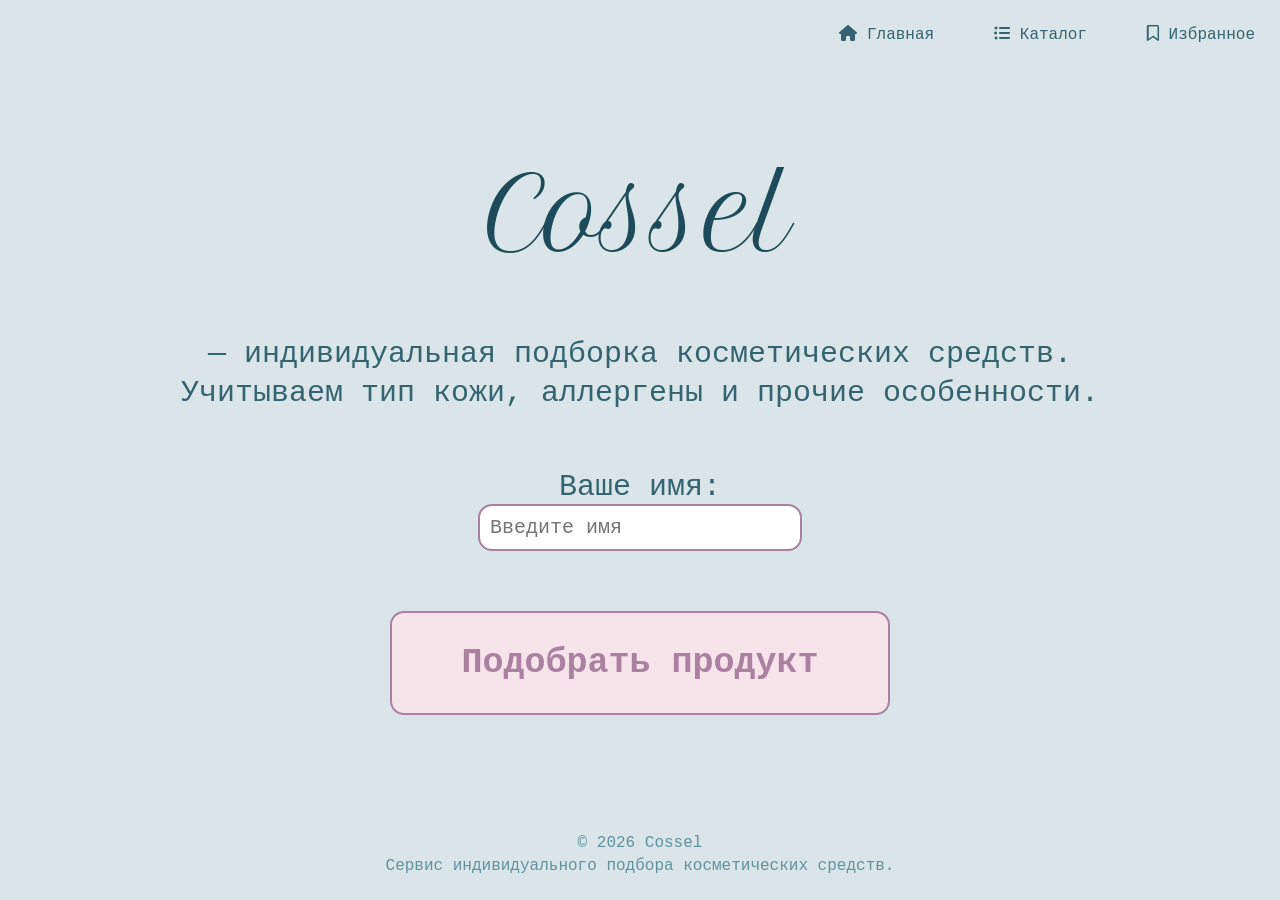
<file: index.html>
<!doctype html>
<html lang="ru">
  <head>
    <meta charset="UTF-8" />
    <meta name="viewport" content="width=device-width, initial-scale=1.0" />
    <title>Cossel</title>
    <link rel="stylesheet" href="css/style.css" />
    <link rel="preconnect" href="https://fonts.googleapis.com">
    <link rel="preconnect" href="https://fonts.gstatic.com" crossorigin>
    <link href="https://fonts.googleapis.com/css2?family=Petit+Formal+Script&display=swap" rel="stylesheet">
    <link rel="stylesheet" href="https://cdnjs.cloudflare.com/ajax/libs/font-awesome/6.5.2/css/all.min.css"
    />
  </head>
  <body>
    <header>
      <nav>
        <a href="index.html"><i class="fa-solid fa-house"></i> Главная</a>
        <a href="pages/catalog.html"><i class="fa-solid fa-list-ul"></i> Каталог</a>
        <a href="pages/favorites.html"><i class="fa-regular fa-bookmark"></i> Избранное</a>
      </nav>
    </header>
    <main>
      <section class="mainpage">
        <h1>Cossel</h1>
        <p class="maintext">— индивидуальная подборка косметических средств.</p>
        <p class="maintext">Учитываем тип кожи, аллергены и прочие особенности.</p>
        <label for="userName">Ваше имя:</label>
        <input type="text" id="userName" placeholder="Введите имя" />
        <form action="pages/quiz.html">
          <button type="submit" class="button-chooseproduct">Подобрать продукт</button>
        </form>
      </section>
    </main>
    <footer>
      <p>© 2026 Cossel</p>
      <p>Сервис индивидуального подбора косметических средств.</p>
    </footer>
    <script src="js/main.js" defer></script>
  </body>
</html>
</file>
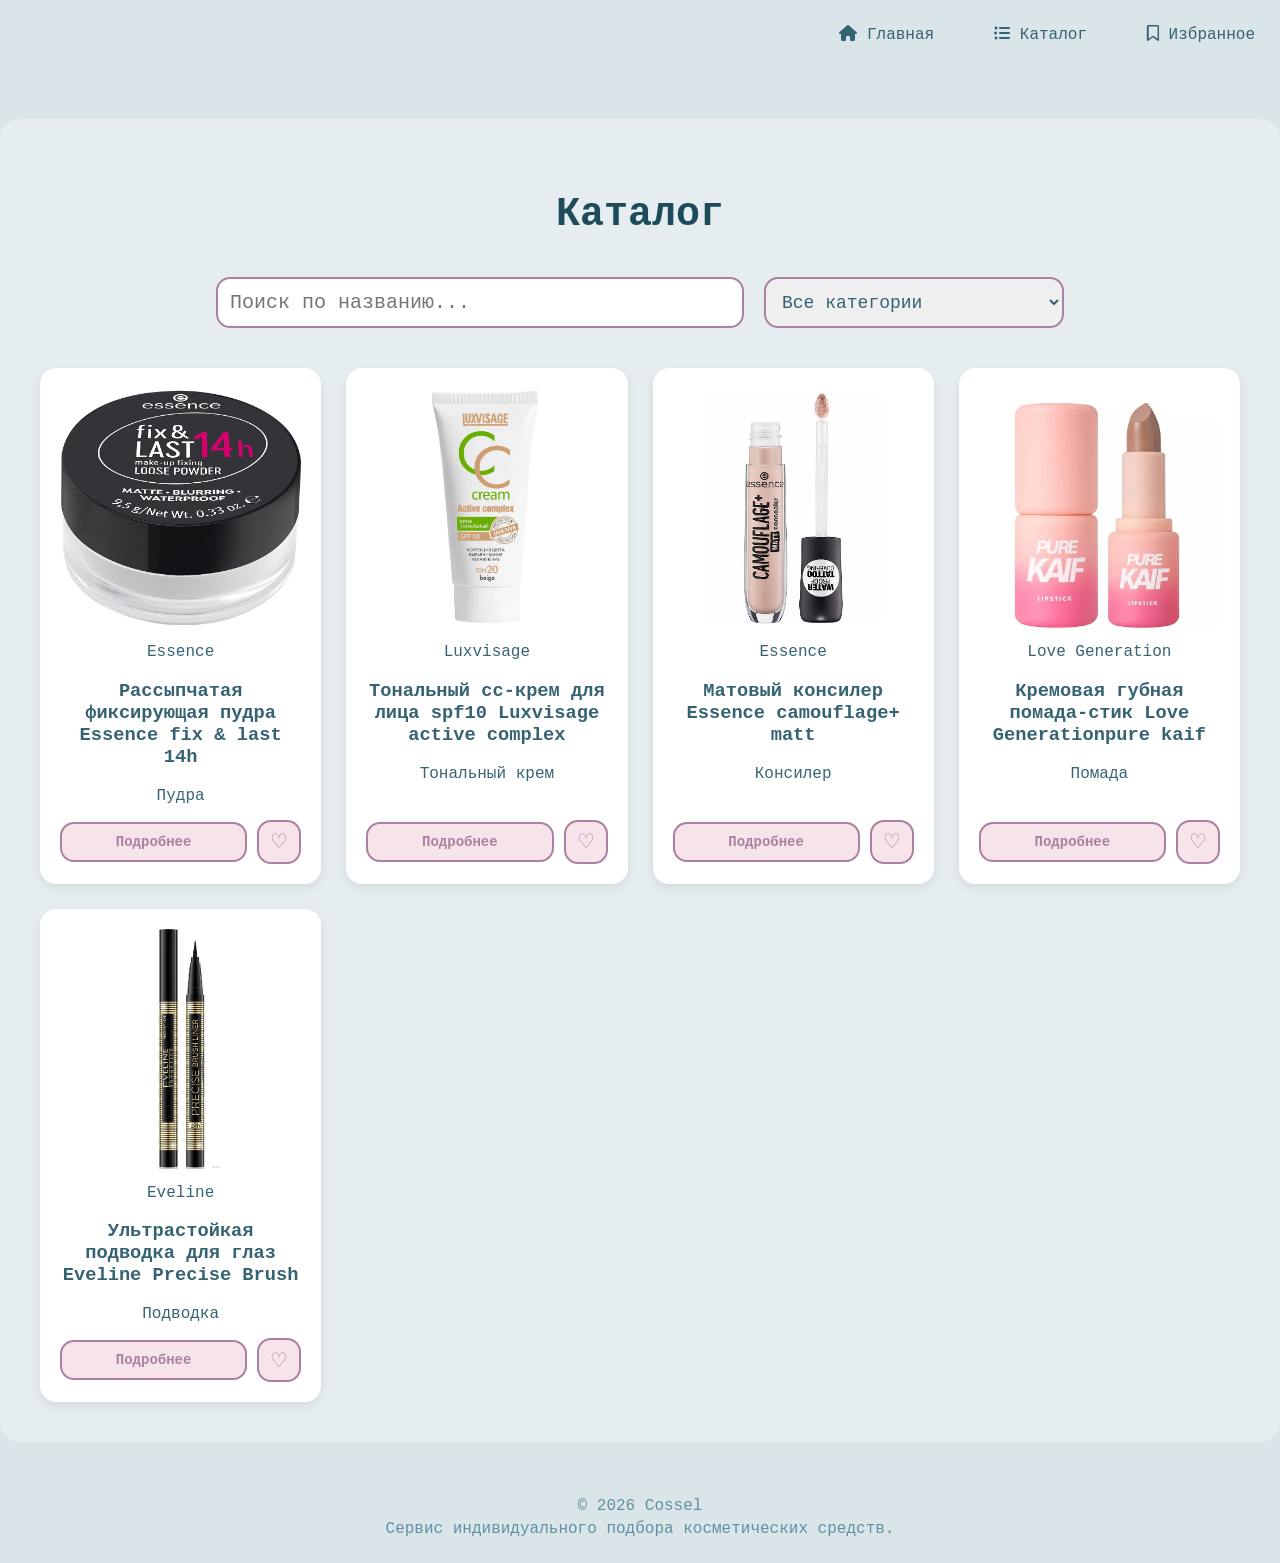
<file: pages/catalog.html>
<!doctype html>
<html lang="ru">
  <head>
    <meta charset="UTF-8" />
    <meta name="viewport" content="width=device-width, initial-scale=1.0" />
    <title>Cossel | Каталог</title>
    <link rel="stylesheet" href="../css/style.css" />
    <link rel="stylesheet" href="https://cdnjs.cloudflare.com/ajax/libs/font-awesome/6.5.2/css/all.min.css"
    />
  </head>
  <body>
    <header>
      <nav>
        <a href="../index.html"><i class="fa-solid fa-house"></i> Главная</a>
        <a href="catalog.html"><i class="fa-solid fa-list-ul"></i> Каталог</a>
        <a href="favorites.html"><i class="fa-regular fa-bookmark"></i> Избранное</a>
      </nav>
    </header>
    <main>
      <section class="catalog-section">
        <h1>Каталог</h1>

        <!-- Фильтры -->
        <div class="filters">
          <input type="text" id="search" placeholder="Поиск по названию..." />

          <select id="filterCategory">
            <option value="">Все категории</option>
            <optgroup label="Глаза">
              <option value="Тушь">Тушь</option>
              <option value="Палетка теней">Палетка теней</option>
              <option value="Подводка">Подводка</option>
              <option value="Карандаш для глаз">Карандаш для глаз</option>
            </optgroup>

            <optgroup label="Лицо">
              <option value="Тональный крем">Тональный крем</option>
              <option value="Пудра">Пудра</option>
              <option value="Консилер">Консилер</option>
              <option value="Румяна">Румяна</option>
              <option value="Хайлайтер">Хайлайтер</option>
              <option value="Праймер">Праймер</option>
              <option value="Бронзер">Бронзер</option>
            </optgroup>

            <optgroup label="Губы">
              <option value="Помада">Помада</option>
              <option value="Блеск для губ">Блеск для губ</option>
              <option value="Карандаш для губ">Карандаш для губ</option>
              <option value="Тинт">Тинт</option>
            </optgroup>
          </select>
        </div>

        <!-- Каталог (JS заполнит карточками) -->
        <div id="catalog" class="catalog-grid">
          <!-- Карточки товаров -->
        </div>

        <!-- Сообщение, если ничего не найдено -->
        <div id="catalogEmpty" class="empty-message" style="display: none">
          <p>По вашему запросу ничего не найдено.</p>
        </div>
      </section>
    </main>
    <footer>
      <p>© 2026 Cossel</p>
      <p>Сервис индивидуального подбора косметических средств.</p>
    </footer>
    <script src="../js/main.js" defer></script>
  </body>
</html>
</file>
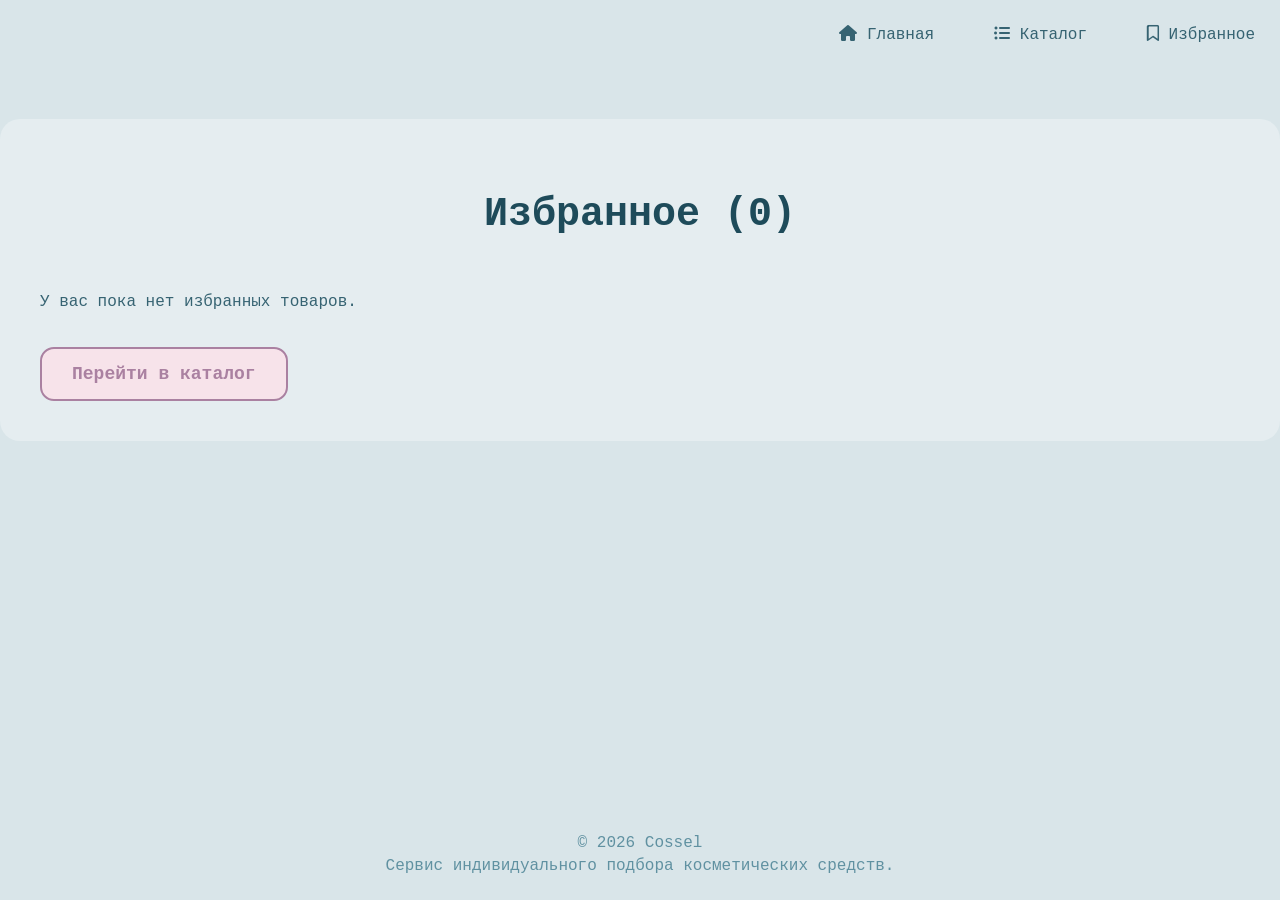
<file: pages/favorites.html>
<!DOCTYPE html>
<html lang="ru">
<head>
    <meta charset="UTF-8">
    <meta name="viewport" content="width=device-width, initial-scale=1.0">
    <title>Cossel | Избранное</title>
    <link rel="stylesheet" href="../css/style.css">
    <link rel="stylesheet" href="https://cdnjs.cloudflare.com/ajax/libs/font-awesome/6.5.2/css/all.min.css"
    />
</head>
<body>
    <header>
        <nav>
            <a href="../index.html"><i class="fa-solid fa-house"></i> Главная</a>
        <a href="catalog.html"><i class="fa-solid fa-list-ul"></i> Каталог</a>
        <a href="favorites.html"><i class="fa-regular fa-bookmark"></i> Избранное</a>
        </nav>
    </header>
    <main>
        <section class="favorites-section">
            <h1>Избранное <span id="favoritesCount">(0)</span></h1>

            <div id="favorites" class="catalog-grid">

            </div>

            <div id="favoritesEmpty" class="empty-message" style="display: none;">
                <p>У вас пока нет избранных товаров.</p>
                <a href="catalog.html" class="btn-primary">Перейти в каталог</a>
            </div>
        </section>
    </main>
    <footer>
    <p>© 2026 Cossel</p>
    <p>Сервис индивидуального подбора косметических средств.</p>
    </footer>
    <script src="../js/main.js" defer></script>
</body>
</html>
</file>
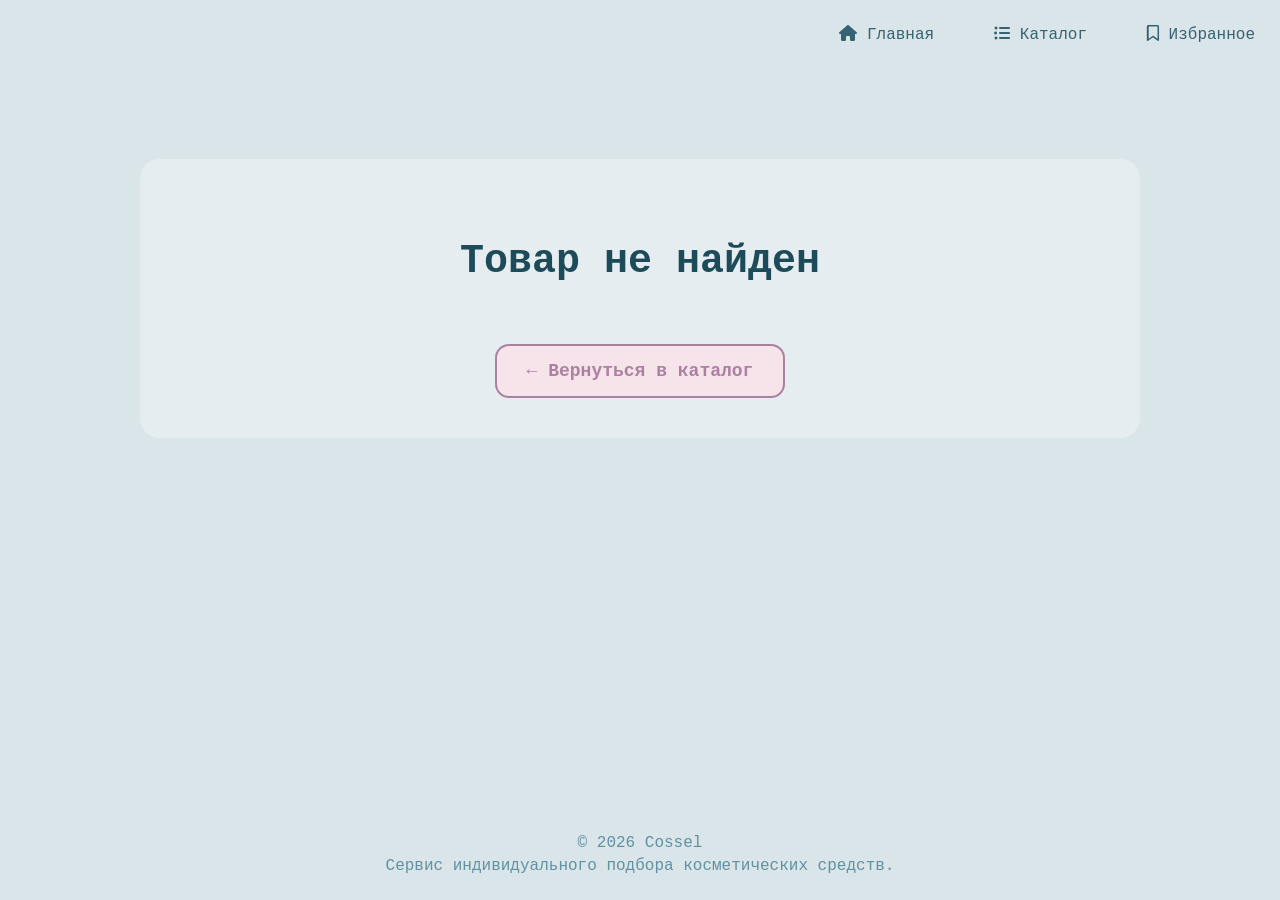
<file: pages/product.html>
<!doctype html>
<html lang="ru">
  <head>
    <meta charset="UTF-8" />
    <meta name="viewport" content="width=device-width, initial-scale=1.0" />
    <title>Cossel | Продукт</title>
    <link rel="stylesheet" href="../css/style.css" />
    <link rel="stylesheet" href="https://cdnjs.cloudflare.com/ajax/libs/font-awesome/6.5.2/css/all.min.css"
    />
  </head>
  <body>
    <header>
      <nav>
        <a href="../index.html"><i class="fa-solid fa-house"></i> Главная</a>
        <a href="catalog.html"><i class="fa-solid fa-list-ul"></i> Каталог</a>
        <a href="favorites.html"><i class="fa-regular fa-bookmark"></i> Избранное</a>
      </nav>
    </header>
    <main>
      <section class="product-section">
        <article class="product-detail" id="productDetail">
          
        </article>
      </section>
    </main>
    <footer>
      <p>© 2026 Cossel</p>
      <p>Сервис индивидуального подбора косметических средств.</p>
    </footer>
    <script src="../js/main.js" defer></script>
  </body>
</html>
</file>
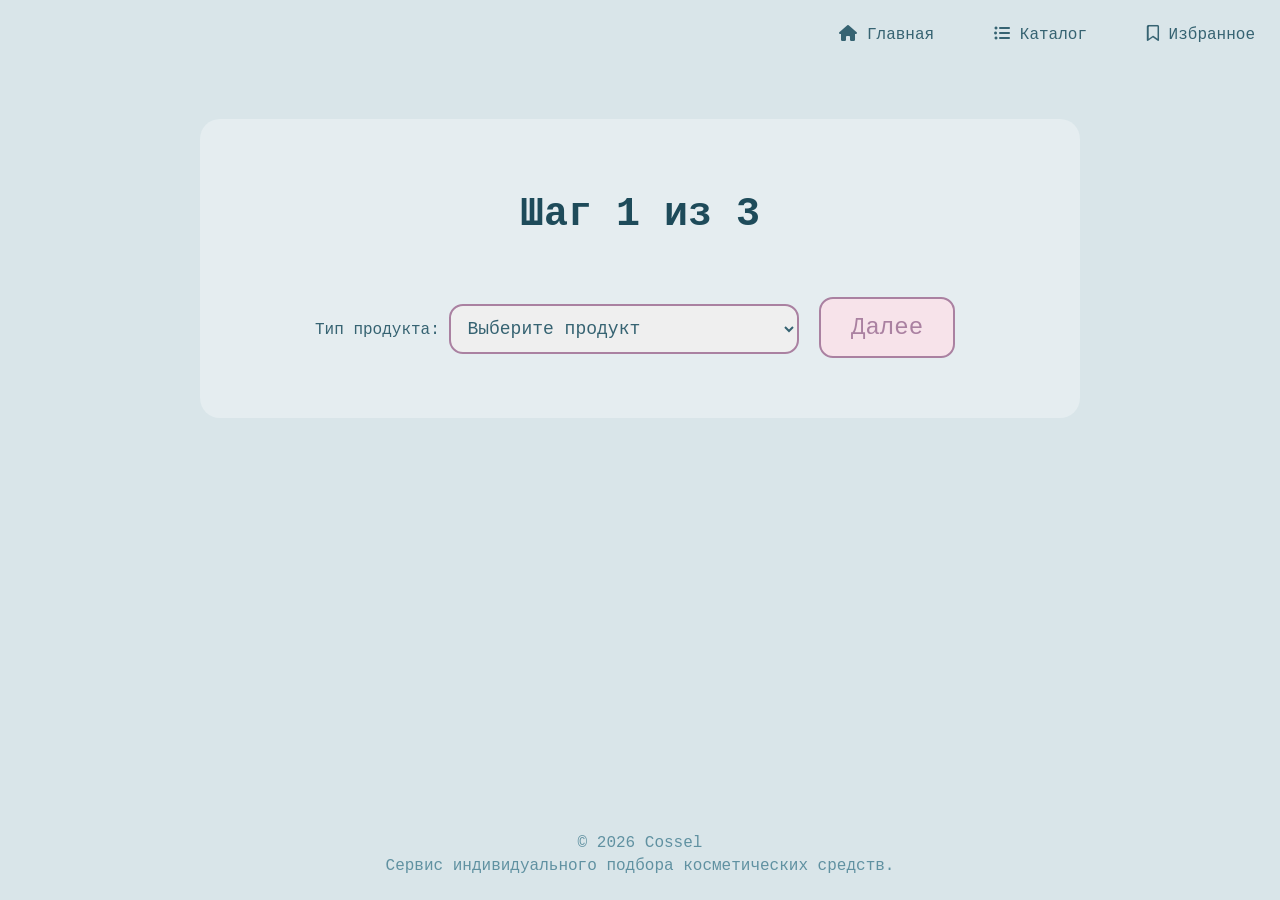
<file: pages/quiz.html>
<!doctype html>
<html lang="ru">
  <head>
    <meta charset="UTF-8" />
    <meta name="viewport" content="width=device-width, initial-scale=1.0" />
    <title>Cossel | Анкетирование</title>
    <link rel="stylesheet" href="../css/style.css" />
    <link rel="stylesheet" href="https://cdnjs.cloudflare.com/ajax/libs/font-awesome/6.5.2/css/all.min.css"
    />
  </head>
  <body>
    <header>
      <nav>
        <a href="../index.html"><i class="fa-solid fa-house"></i> Главная</a>
        <a href="catalog.html"><i class="fa-solid fa-list-ul"></i> Каталог</a>
        <a href="favorites.html"><i class="fa-regular fa-bookmark"></i>  Избранное</a>
      </nav>
    </header>
    <main>
      <form id="quizForm">
        <div class="quiz-step" data-step="1">
          <h2>Шаг 1 из 3</h2>
          <label for="quizCategory">Тип продукта:</label>
          <select id="quizCategory" required>
            <option value="" selected disabled hidden>Выберите продукт</option>
            <optgroup label="Глаза">
              <option value="Тушь">Тушь</option>
              <option value="Тени для век">Тени для век</option>
              <option value="Подводка">Подводка</option>
              <option value="Карандаш для глаз">Карандаш для глаз</option>
            </optgroup>

            <optgroup label="Лицо">
              <option value="Тональный крем">Тональный крем</option>
              <option value="Пудра">Пудра</option>
              <option value="Консилер">Консилер</option>
              <option value="Румяна">Румяна</option>
              <option value="Хайлайтер">Хайлайтер</option>
              <option value="Праймер">Праймер</option>
              <option value="Бронзер">Бронзер</option>
            </optgroup>

            <optgroup label="Губы">
              <option value="Помада">Помада</option>
              <option value="Блеск для губ">Блеск для губ</option>
              <option value="Карандаш для губ">Карандаш для губ</option>
              <option value="Тинт">Тинт</option>
            </optgroup>
          </select>
          <button type="button" class="button-next">Далее</button>
        </div>

        <div class="quiz-step" data-step="2" style="display: none">
          <h2>Шаг 2 из 3</h2>
          <fieldset id="featureQuestion">
            <legend id="featureLabel">Особенности</legend>

            <!-- JS будет подставлять вопрос и варианты ответа -->
          </fieldset>
          <button type="button" class="button-prev">Назад</button>
          <button type="button" class="button-next">Далее</button>
        </div>

        <div class="quiz-step" data-step="3" style="display: none">
          <h2>Шаг 3 из 3</h2>
          <fieldset>
            <legend>
              Какие компоненты вы не переносите (если такие есть)?
            </legend>
            <label><input type="checkbox" value="paraben" /> Парабены</label>
            <label><input type="checkbox" value="sulfate" /> Сульфаты</label>
            <label><input type="checkbox" value="parfum" /> Отдушки</label>
            <label><input type="checkbox" value="alcohol" /> Спирт</label>
          </fieldset>
          <button type="button" class="button-prev">Назад</button>
          <button type="submit" class="button-next">Готово</button>
        </div>
      </form>

      <div id="quizResult" class="quiz-result"></div>
    </main>
    <footer>
      <p>© 2026 Cossel</p>
      <p>Сервис индивидуального подбора косметических средств.</p>
    </footer>
    <script src="../js/main.js" defer></script>
  </body>
</html>
</file>
<file: css/style.css>
body {
    background-color: #d9e5e9;
    margin: 0;
    min-height: 100vh;
    display: flex;
    flex-direction: column;
    font-family: "Courier New", monospace;
}
button, input, select, textarea {
    font-family: inherit;
}
main {
    flex: 1;
}
h1 {
    text-align: center;
    font-size: 40px;
    margin-bottom: 40px;
    color: #1e4b5a;
}
nav {
    display: flex;
    justify-content: flex-end;
    gap: 60px;
    padding: 25px;
}
nav a {
    text-decoration: none;
    color: #366372;
}
footer {
    text-align: center;
    margin-bottom: 20px;
}
footer p {
    margin: 5px 0;
    color: #6091a1;
}
.mainpage {
    color: #366372;
    text-align: center;
}
.mainpage h1 {
    font-family: "Petit Formal Script", cursive;
    font-weight: 400;
    font-size: 100px;
    margin-bottom: 60px;
    color: #1e4b5a;
    opacity: 0;
    animation: fadeIn 1s ease forwards;
}
.maintext {
    font-size: 30px;
    margin: 5px 0;
    opacity: 0;
    animation: fadeIn 1s ease forwards;
}
.maintext:first-of-type {
    animation-delay: 1s;
}
.maintext:nth-of-type(2) {
    animation-delay: 1.5s;
}
.mainpage label {
    display: block;
    margin-top: 60px;
    font-size: 30px;
}
#userName {
    width: 300px;
    padding: 10px;
    border-radius: 14px;
    margin-bottom: 60px;
    font-size: 20px;
    border: 2px solid #aa81a1;
}
@keyframes fadeIn {
    from { opacity: 0; transform: translateY(20px); }
    to   { opacity: 1; transform: translateY(0); }
}
#quizCategory,
#search,
#filterCategory {
    padding: 12px;
    border-radius: 14px;
    border: 2px solid #aa81a1;
    font-size: 18px;
    color: #366372;
}
#quizCategory { width: 350px; }
#search { width: 500px; font-size: 20px; }
#filterCategory { width: 300px; }
#userName:focus,
#quizCategory:focus,
#search:focus,
#filterCategory:focus {
    outline: none;
    box-shadow: 0 0 8px rgba(170, 129, 161, 0.5);
}
#quizForm {
    max-width: 800px;
    margin: 50px auto;
    padding: 40px;
    background-color: rgba(255, 255, 255, 0.3);
    border-radius: 20px;
    text-align: center;
    color: #366372;
}
.quiz-step h2 {
    font-size: 40px;
    margin-bottom: 40px;
    color: #1e4b5a;
}
fieldset {
    border: 2px solid #aa81a1;
    border-radius: 16px;
    padding: 25px;
    margin: 30px auto;
    max-width: 600px;
}
.favorites-section,
.catalog-section {
    max-width: 1200px;
    margin: 50px auto;
    padding: 40px;
    background-color: rgba(255, 255, 255, 0.3);
    border-radius: 20px;
    color: #366372;
}
.catalog-grid {
    display: grid;
    grid-template-columns: repeat(auto-fill, minmax(250px, 1fr));
    gap: 25px;
}
.filters {
    display: flex;
    justify-content: center;
    gap: 20px;
    margin-bottom: 40px;
    flex-wrap: wrap;
}
.product-card {
    background-color: white;
    border-radius: 16px;
    padding: 20px;
    text-align: center;
    box-shadow: 0 4px 12px rgba(0, 0, 0, 0.08);
    max-width: 320px;
    margin: 0 auto;
    display: flex;
    flex-direction: column;
}
.product-card img {
    width: 100%;
    height: 240px;
    object-fit: contain;
    border-radius: 12px;
    margin-bottom: 15px;
}
.product-actions {
    display: flex;
    gap: 10px;
    margin-top: auto;
    justify-content: center;
    align-items: center;
    padding-top: 15px;
}
.product-section {
    max-width: 1000px;
    margin: 50px auto;
    padding: 40px;
}
.product-detail {
    background-color: rgba(255, 255, 255, 0.3);
    border-radius: 20px;
    padding: 40px;
    text-align: center;
    color: #366372;
}
.product-detail img {
    width: 300px;
    max-width: 100%;
    border-radius: 16px;
    margin-bottom: 30px;
}
.product-detail p {
    font-size: 20px;
    margin: 15px 0;
}
.button-chooseproduct,
.button-next,
.button-prev,
.btn-primary,
.btn-secondary,
.btn-details,
.btn-favorite-icon,
.product-detail button {
    border: 2px solid #aa81a1;
    background-color: #f7e3ea;
    color: #aa81a1;
    border-radius: 14px;
    cursor: pointer;
    transition: 0.3s;
    text-decoration: none;
    font-family: inherit;
}
.button-chooseproduct {
    font-size: 35px;
    font-weight: 700;
    padding: 30px;
    width: 500px;
    max-width: 80%;
}
.button-next,
.button-prev {
    margin: 20px 10px;
    padding: 15px 30px;
    font-size: 24px;
}
.button-prev {
    border-color: #e2bcda;
    background-color: #fff4f8;
}
.btn-primary {
    display: inline-block;
    margin-top: 20px;
    padding: 15px 30px;
    font-size: 18px;
    font-weight: 600;
}
.btn-secondary {
    display: inline-block;
    margin-top: 15px;
    margin-left: 10px;
    padding: 15px 30px;
    border-color: #e2bcda;
    background-color: #fff4f8;
    font-size: 18px;
}
.btn-details {
    flex: 1;
    padding: 10px 16px;
    font-size: 14px;
    font-weight: 600;
    text-align: center;
}
.btn-favorite-icon {
    width: 44px;
    height: 44px;
    padding: 0;
    font-size: 20px;
    display: flex;
    align-items: center;
    justify-content: center;
    flex-shrink: 0;
}
.btn-favorite-icon.active {
    background-color: #aa81a1;
    color: white;
}
.product-detail button {
    margin-top: 30px;
    padding: 15px 30px;
    font-size: 22px;
}
.button-chooseproduct:hover,
.button-next:hover,
.button-prev:hover,
.btn-primary:hover,
.btn-details:hover,
.product-detail button:hover {
    background-color: #aa81a1;
    color: white;
    transform: translateY(3px);
}
.button-prev:hover,
.btn-secondary:hover {
    background-color: #e2bcda;
    color: white;
    transform: translateY(3px);
}
.btn-favorite-icon:hover {
    background-color: #aa81a1;
    color: white;
    transform: translateY(-2px);
}
.quiz-result {
    max-width: 1200px;
    margin: 50px auto;
    padding: 40px;
    background-color: rgba(255, 255, 255, 0.3);
    border-radius: 20px;
    color: #366372;
}
.quiz-result:empty {
    display: none;
}
.quiz-result h2 {
    text-align: center;
    font-size: 32px;
    margin-bottom: 30px;
    color: #1e4b5a;
}
.quiz-result p {
    text-align: center;
    font-size: 20px;
    margin-bottom: 20px;
}
.quiz-result .btn-primary {
    display: block;
    width: fit-content;
    margin: 0 auto;
}


@media (max-width: 768px) {
    h1 {
        font-size: 30px;
        margin-bottom: 25px;
    }

    nav {
        justify-content: center;
        flex-wrap: wrap;
        gap: 15px;
        padding: 15px;
    }

    .mainpage h1 {
        font-size: 52px;
        margin-bottom: 30px;
    }

    .maintext {
        font-size: 20px;
        padding: 0 15px;
    }

    .mainpage label {
        font-size: 22px;
        margin-top: 35px;
    }

    /* Поле имени — компактное, не на всю ширину */
    #userName {
        width: 280px;
        max-width: 90%;
        box-sizing: border-box;
        margin-bottom: 35px;
    }

    /* Поиск и фильтры */
    #quizCategory,
    #search,
    #filterCategory {
        width: 100%;
        max-width: 100%;
        box-sizing: border-box;
    }

    #quizForm,
    .favorites-section,
    .catalog-section,
    .quiz-result,
    .product-section,
    .product-detail {
        box-sizing: border-box;
        width: 100%;
        margin: 20px auto;
        padding: 20px;
    }

    .quiz-step h2 {
        font-size: 28px;
    }

    fieldset {
        box-sizing: border-box;
        width: 100%;
        padding: 15px;
    }

    .button-chooseproduct {
        width: 100%;
        max-width: 70%;
        font-size: 24px;
        padding: 20px;
        box-sizing: border-box;
    }

    .button-next,
    .button-prev {
        font-size: 18px;
        padding: 12px 20px;
    }

    .btn-secondary {
        margin-left: 0;
    }

    .product-detail img {
        width: 100%;
        max-width: 300px;
    }

    /* Два товара в строке */
    .catalog-grid {
        grid-template-columns: repeat(2, minmax(0, 1fr));
        gap: 12px;
    }

    .product-card {
        width: 100%;
        max-width: none;
        min-width: 0;
        box-sizing: border-box;
        padding: 10px;
    }

    .product-card img {
        width: 100%;
        height: 180px;
        object-fit: contain;
    }

    .product-actions {
        flex-wrap: wrap;
        gap: 8px;
    }

    .btn-details {
        min-width: 0;
        padding: 8px;
        font-size: 12px;
    }
}

@media (max-width: 400px) {
    .mainpage h1 {
        font-size: 42px;
    }

    /* Сохраняем два товара в строке даже на узком телефоне */
    .catalog-grid {
        grid-template-columns: repeat(2, minmax(0, 1fr));
        gap: 8px;
    }

    .product-card {
        padding: 8px;
    }

    .product-card img {
        height: 150px;
        object-fit: contain;
    }

    .product-actions {
        flex-direction: column;
    }

    .btn-details {
        width: 100%;
        box-sizing: border-box;
    }
}
</file>
